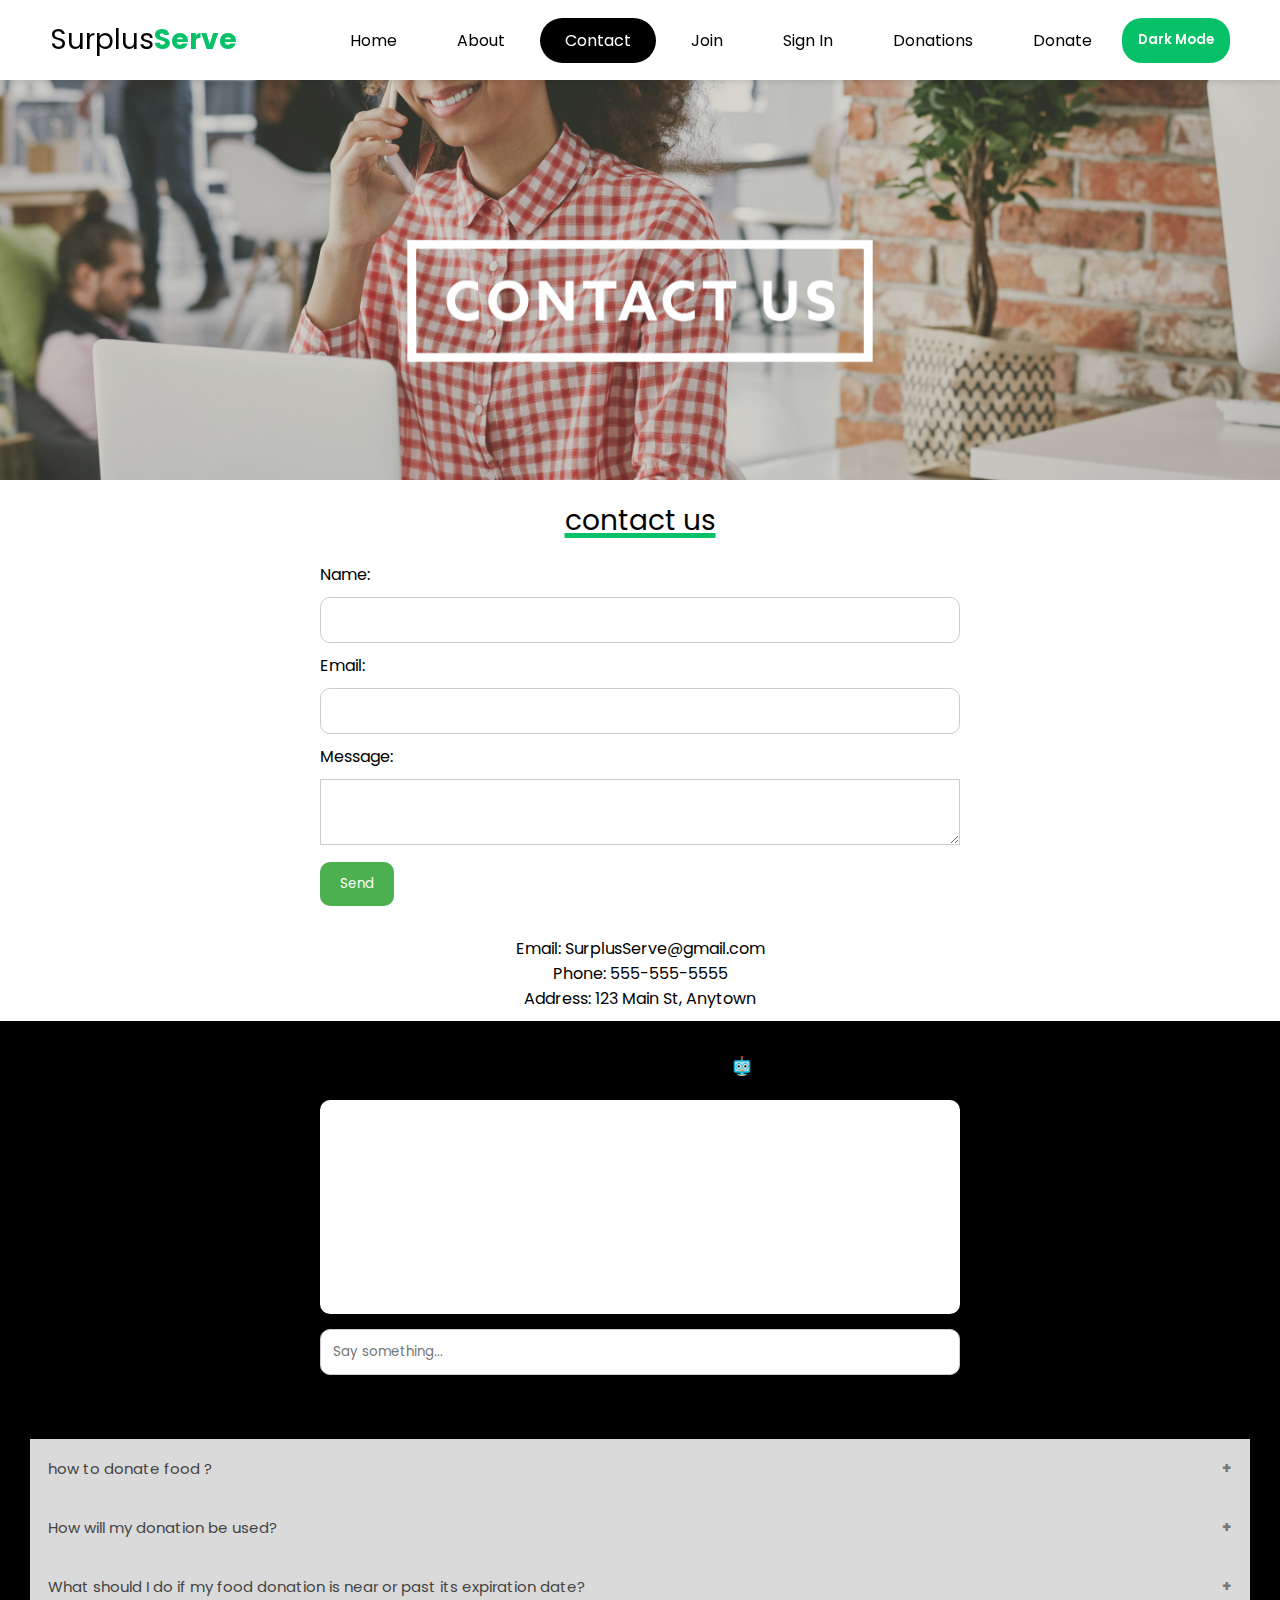
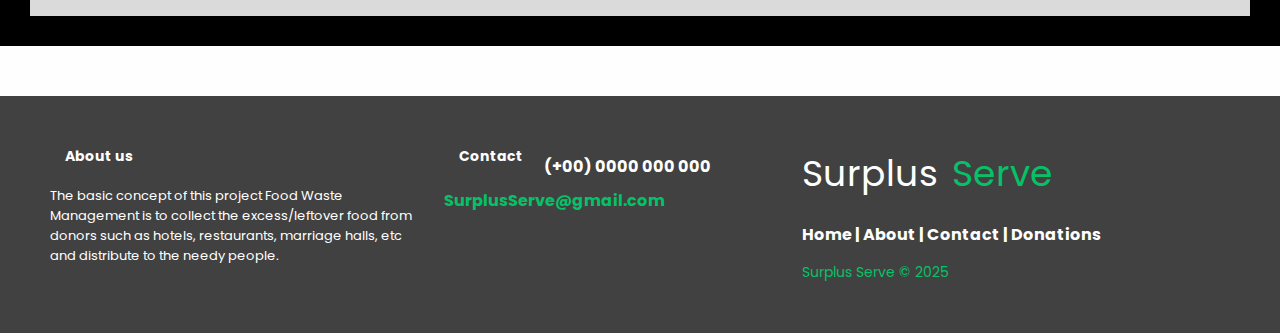
<file: contact.html>
<!DOCTYPE html>
<html>

<head>
	<meta charset="UTF-8">
    <meta http-equiv="X-UA-Compatible" content="IE=edge">
    <meta name="viewport" content="width=device-width, initial-scale=1.0">
    <title>Document</title>
    <link rel="stylesheet" href="home.css">
   
	<link rel="stylesheet" href="chatbot.css">
	 

</head>


<body>
	<header>
        <div class="logo">Surplus<b style="color: #06C167;">Serve</b></div>
        <div class="hamburger">
            <div class="line"></div>
            <div class="line"></div>
            <div class="line"></div>
        </div>
        <nav class="nav-bar">
            <ul>
    <li><a href="index.html">Home</a></li>
                <li><a href="about.html" >About</a></li>
                <li><a href="contact.html" class="active">Contact</a></li>
                <li><a href="index.html#roles">Join</a></li>
                <li><a href="signin.html">Sign In</a></li>
                <li><a href="donations.html">Donations</a></li>
                <li><a href="profile.html" id="profile-link" style="display: none;">Profile</a></li>
                <li><a href="fooddonate.html" class="donation-box">Donate</a></li>
                <button id="darkToggle" class="theme-toggle">
    🌙 Dark Mode
  </button>
    
  </ul>
    </header>
    <script>
        hamburger=document.querySelector(".hamburger");
        hamburger.onclick =function(){
            navBar=document.querySelector(".nav-bar");
            navBar.classList.toggle("active");
        }

        // Check if user is logged in and show profile link
        function checkLoginStatus() {
            const isLoggedIn = localStorage.getItem('isLoggedIn');
            const profileLink = document.getElementById('profile-link');
            
            if (isLoggedIn === 'true') {
                profileLink.style.display = 'block';
            } else {
                profileLink.style.display = 'none';
            }
        }

        // Run on page load
        document.addEventListener('DOMContentLoaded', function() {
            checkLoginStatus();
        });
         // Dark mode toggle with persistence and OS preference
  (function () {
    const toggle = document.getElementById('darkToggle');

    function apply(theme) {
      const dark = theme === 'dark';
      document.body.classList.toggle('dark-mode', dark);
      toggle.textContent = dark ? 'Light Mode' : 'Dark Mode';
    }

    // Initial theme: saved value or OS preference
    const saved = localStorage.getItem('theme');
    const preferred = window.matchMedia &&
      window.matchMedia('(prefers-color-scheme: dark)').matches ? 'dark' : 'light';
    apply(saved || preferred);

    // Click handler
    toggle.addEventListener('click', function () {
      const next = document.body.classList.contains('dark-mode') ? 'light' : 'dark';
      localStorage.setItem('theme', next);
      apply(next);
    });
  })();
    </script>
    <section class="cover" >
        
    </section>
	<p class="heading" style=" margin: 20px;">contact us </p>
    
     
	
   <!-- <h1 class="heading">Contact Us</h1>  -->
   <div class="contact-form"> 
    <form> <label for="name">Name:</label> 
     <input type="text" id="name" name="name">
     <br> <label for="email">Email:</label> 
     <input type="email" id="email" name="email">
     <br> <label for="message">Message:</label> <textarea id="message" name="message"></textarea>
     <br> 
     <input type="submit" value="Send"> 
    </form> 
   </div> 
   <div class="contact-info" style="padding: 10px;"> 
    <p>Email: SurplusServe@gmail.com</p> 
    <p>Phone: 555-555-5555</p> 
    <p>Address: 123 Main St, Anytown</p> 
   </div> 
 

  <div class="chatbot" style="padding: 30px; background-color:black;">
 <p style="font-size: 23px; text-align: center;">chat bot support <img src="img/bot-mini.png" alt=""height="20"></p>
 <!-- <img src="chitti.jpeg" alt="Robot cartoon" height="300vh"> -->
	
 <div id="container" class="container">
    

		<div id="chat" class="chat">
			<div id="messages" class="messages"></div>
			<input id="input" type="text" placeholder="Say something..." autocomplete="off" />
		</div>
       
	</div>
	    <div class="help">
    <p style="font-size: 23px; text-align: center; padding:10px;">Help & FAQs?</p>

<button class="accordion">how to donate food ?</button>
<div class="panel">
  <p>1)click on <a href="SurplusServe.html">donate</a> in home page </p>
  <p>2)fill the details </p>
  <p>3)click on submit</p>
 <img src="img/mobile.jpg" alt="" width="100%">
</div>

<button class="accordion">How will my donation be used?</button>
<div class="panel">
  <p style="padding: 10px;"> Your donation will be used to support our mission and the various programs and initiatives that we have in place. Your donation will help us to continue providing assistance and support to those in need. You can find more information about our programs and initiatives on our website. If you have any specific questions or concerns, please feel free to contact us</p>
</div>

<button class="accordion">What should I do if my food donation is near or past its expiration date?</button>
<div class="panel">
  <p style="padding: 10px;">We appreciate your willingness to donate, but to ensure the safety of our clients we can't accept food that is near or past its expiration date. We recommend checking expiration dates before making a donation or contact us for further guidance</p>
  
</div>
  </div>
  </div>
  <!-- <div class="img">
    <img src="chitti.jpg" alt="Robot cartoon" height="300" width="400">
    </div>  -->
    
  <!-- Footer -->
  <footer class="footer">
    <div class="footer-left col-md-4 col-sm-6">
      <p class="about">
        <span> About us</span> The basic concept of this project Food Waste Management is to collect the excess/leftover food from donors such as hotels, restaurants, marriage halls, etc and distribute to the needy people.
      </p>
    </div>
    <div class="footer-center col-md-10 col-sm-6">
      <p>
        <p><span> Contact</span></p>
      </p>
      <p> (+00) 0000 000 000</p>
      <p><a href="#"> SurplusServe@gmail.com</a></p>
      <div class="sociallist">
        <ul class="social">
        </ul>
      </div>
    </div>
    <div class="footer-right col-md-4 col-sm-6">
      <h2>Surplus<span>Serve</span></h2>
      <p class="menu">
        <a href="index.html"> Home</a> |
        <a href="about.html"> About</a> |
        <a href="contact.html"> Contact</a> |
        <a href="donations.html"> Donations</a>
      </p>
      <p class="name"> Surplus Serve &copy; 2025</p>
    </div>
  </footer>
    
</body>
<script type="text/javascript" src="chatbot.js" ></script>
<script type="text/javascript" src="constants.js" ></script>
<script type="text/javascript" src="speech.js" ></script>
	<script>
    var acc = document.getElementsByClassName("accordion");
    var i;
    
    for (i = 0; i < acc.length; i++) {
      acc[i].addEventListener("click", function() {
        this.classList.toggle("active");
        var panel = this.nextElementSibling;
        if (panel.style.maxHeight) {
          panel.style.maxHeight = null;
        } else {
          panel.style.maxHeight = panel.scrollHeight + "px";
        } 
      });
    }
    </script>

</html>
</file>
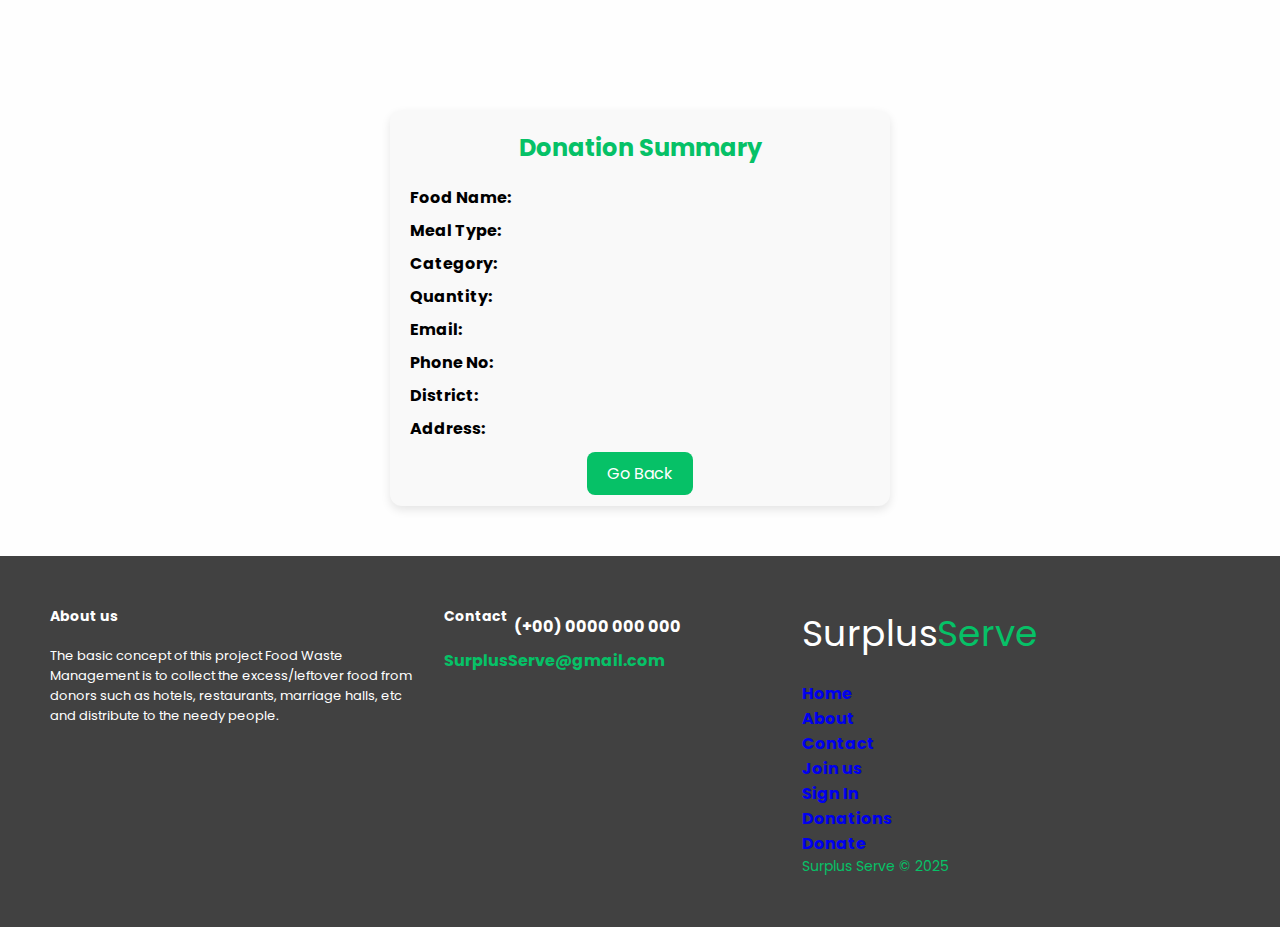
<file: contact1.html>
<!DOCTYPE html>
<html lang="en">
<head>
    <meta charset="UTF-8">
    <meta name="viewport" content="width=device-width, initial-scale=1.0">
    <title>Submitted Info</title>
    <link rel="stylesheet" href="loginstyle.css">
    <style>
        .summary {
            background: #f9f9f9;
            padding: 20px;
            border-radius: 12px;
            max-width: 500px;
            margin: 30px auto;
            box-shadow: 0px 4px 10px rgba(0,0,0,0.1);
        }
        .summary h2 {
            color: #06C167;
            text-align: center;
            margin-bottom: 20px;
        }
        .summary p {
            font-size: 16px;
            margin: 8px 0;
        }
        .back-btn {
            display: block;
            text-align: center;
            margin-top: 20px;
        }
        .back-btn a {
            padding: 10px 20px;
            background: #06C167;
            color: white;
            text-decoration: none;
            border-radius: 8px;
        }
    </style>
</head>
<body style="font-family: 'Poppins', sans-serif;">

    <div class="summary">
        <h2>Donation Summary</h2>
        <p><b>Food Name:</b> <span id="foodname"></span></p>
        <p><b>Meal Type:</b> <span id="meal"></span></p>
        <p><b>Category:</b> <span id="category"></span></p>
        <p><b>Quantity:</b> <span id="quantity"></span></p>
        <p><b>Email:</b> <span id="email"></span></p>
        <p><b>Phone No:</b> <span id="phoneno"></span></p>
        <p><b>District:</b> <span id="district"></span></p>
        <p><b>Address:</b> <span id="address"></span></p>

        <div class="back-btn">
            <a href="fooddonate.html">Go Back</a>
        </div>
    </div>

    <script>
        // Fill data from localStorage
        document.getElementById("foodname").innerText = localStorage.getItem("foodname");
        document.getElementById("meal").innerText = localStorage.getItem("meal");
        document.getElementById("category").innerText = localStorage.getItem("category");
        document.getElementById("quantity").innerText = localStorage.getItem("quantity");
        document.getElementById("email").innerText = localStorage.getItem("email");
        document.getElementById("phoneno").innerText = localStorage.getItem("phoneno");
        document.getElementById("district").innerText = localStorage.getItem("district");
        document.getElementById("address").innerText = localStorage.getItem("address");
    </script>

    <!-- Footer -->
    <footer class="footer">
      <div class="footer-left col-md-4 col-sm-6">
        <p class="about">
          <span> About us</span> The basic concept of this project Food Waste Management is to collect the excess/leftover food from donors such as hotels, restaurants, marriage halls, etc and distribute to the needy people.
        </p>
      </div>
      <div class="footer-center col-md-10 col-sm-6">
        <p>
          <p><span> Contact</span></p>
        </p>
        <p> (+00) 0000 000 000</p>
        <p><a href="#"> SurplusServe@gmail.com</a></p>
        <div class="sociallist">
          <ul class="social">
          </ul>
        </div>
      </div>
      <div class="footer-right col-md-4 col-sm-6">
        <h2>Surplus<span>Serve</span></h2>
        <p class="menu">
          <ul>
                <li><a href="index.html">Home</a></li>
                <li><a href="about.html">About</a></li>
                <li><a href="contact.html">Contact</a></li>
                <li><a href="index.html#roles">Join us</a></li>
                <li><a href="signin.html">Sign In</a></li>
                <li><a href="donations.html">Donations</a></li>
                <li><a href="profile.html" id="profile-link" style="display: none;">Profile</a></li>
                <li><a href="fooddonate.html" class="donation-box">Donate</a></li>
            </ul>
        </p>
        <p class="name"> Surplus Serve &copy; 2025</p>
      </div>
    </footer>
</body>
</html>
</file>
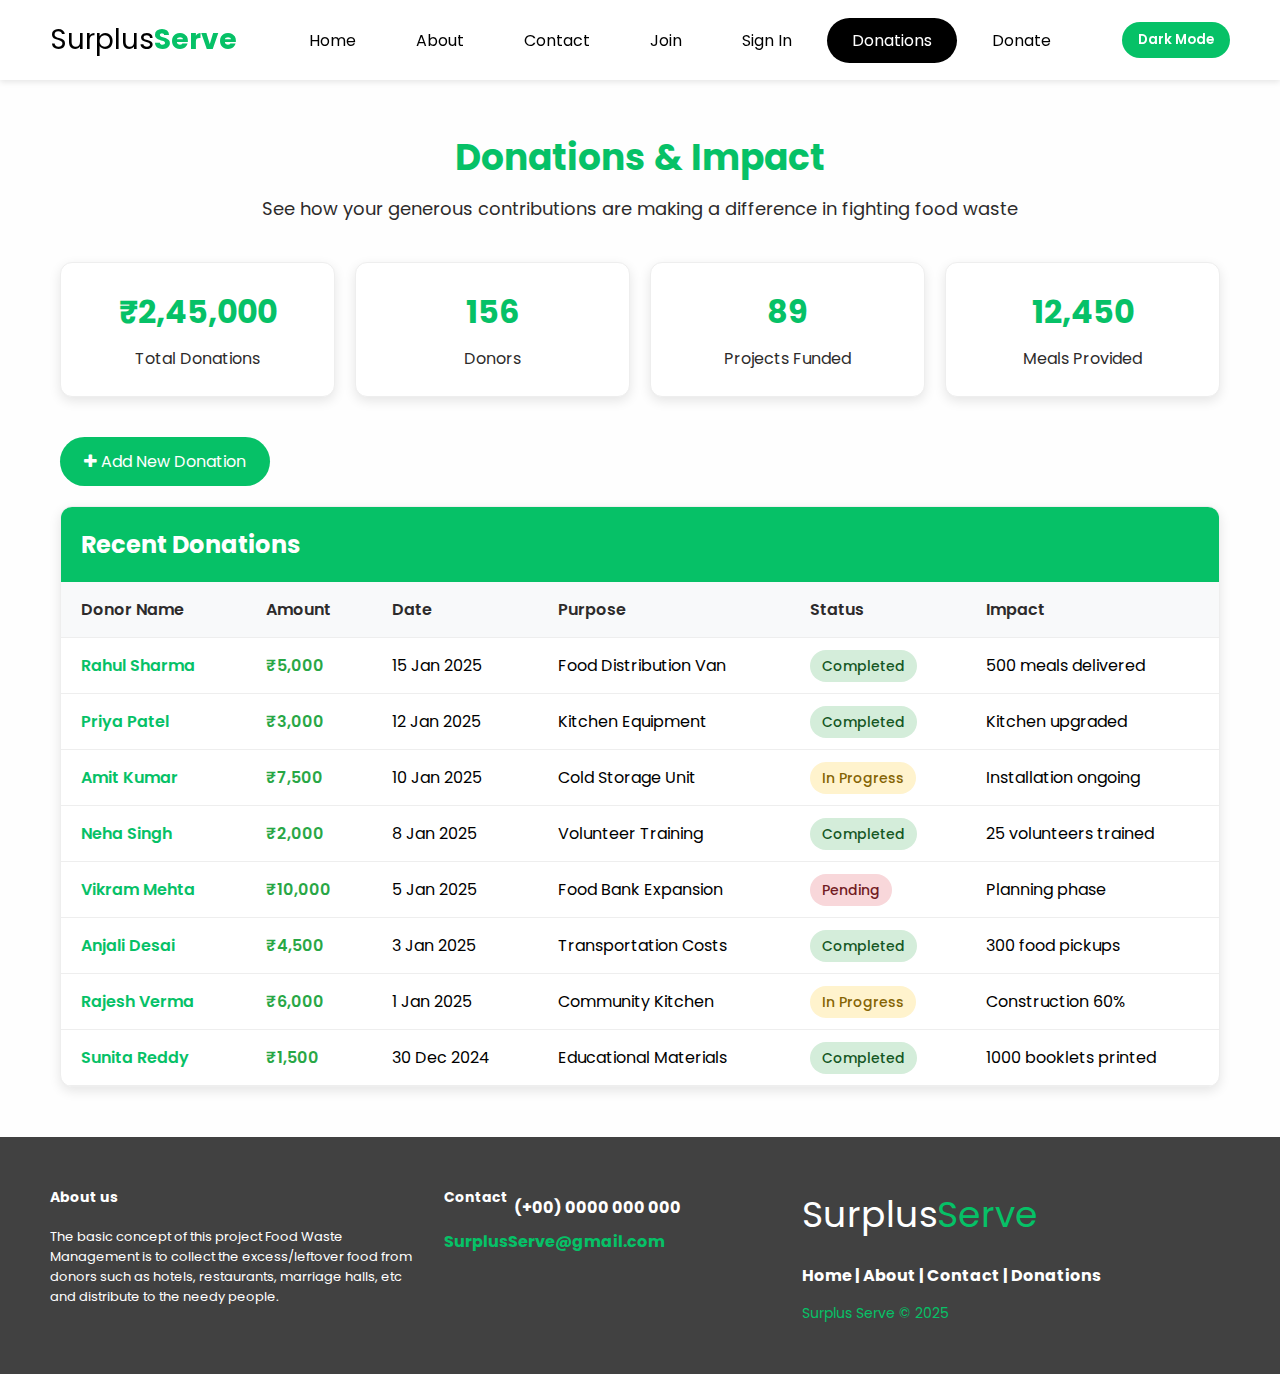
<file: donations.html>
<!DOCTYPE html>
<html lang="en">
<head>
    <meta charset="UTF-8">
    <meta http-equiv="X-UA-Compatible" content="IE=edge">
    <meta name="viewport" content="width=device-width, initial-scale=1.0">
    <title>Donations - SurplusServe</title>
    <link rel="stylesheet" href="home.css">
    <link rel="stylesheet" href="https://cdnjs.cloudflare.com/ajax/libs/font-awesome/4.7.0/css/font-awesome.min.css">
    <style>
        .donations-container {
            max-width: 1200px;
            margin: 50px auto;
            padding: 0 20px;
        }
        
        .donations-header {
            text-align: center;
            margin-bottom: 40px;
        }
        
        .donations-header h1 {
            font-size: 36px;
            color: var(--green);
            margin-bottom: 10px;
        }
        
        .donations-header p {
            font-size: 18px;
            color: #2d2b2b;
        }
        
        .donations-stats {
            display: grid;
            grid-template-columns: repeat(auto-fit, minmax(250px, 1fr));
            gap: 20px;
            margin-bottom: 40px;
        }
        
        .stat-card {
            background: white;
            padding: 25px;
            border-radius: 12px;
            text-align: center;
            box-shadow: 0 4px 12px rgba(0,0,0,0.1);
            border: 1px solid #eee;
        }
        
        .stat-card h3 {
            font-size: 32px;
            color: var(--green);
            margin-bottom: 10px;
        }
        
        .stat-card p {
            color: #2d2b2b;
            font-size: 16px;
        }
        
        .donations-table {
            background: white;
            border-radius: 12px;
            overflow: hidden;
            box-shadow: 0 4px 12px rgba(0,0,0,0.1);
            border: 1px solid #eee;
        }
        
        .table-header {
            background: var(--green);
            color: white;
            padding: 20px;
        }
        
        .table-header h2 {
            margin: 0;
            font-size: 24px;
        }
        
        .table-container {
            overflow-x: auto;
        }
        
        table {
            width: 100%;
            border-collapse: collapse;
        }
        
        th, td {
            padding: 15px 20px;
            text-align: left;
            border-bottom: 1px solid #eee;
        }
        
        th {
            background: #f8f9fa;
            font-weight: 600;
            color: #2d2b2b;
        }
        
        tr:hover {
            background: #f8f9fa;
        }
        
        .donor-name {
            font-weight: 600;
            color: var(--green);
        }
        
        .amount {
            font-weight: 600;
            color: #28a745;
        }
        
        .status {
            padding: 6px 12px;
            border-radius: 20px;
            font-size: 14px;
            font-weight: 500;
        }
        
        .status.completed {
            background: #d4edda;
            color: #155724;
        }
        
        .status.in-progress {
            background: #fff3cd;
            color: #856404;
        }
        
        .status.pending {
            background: #f8d7da;
            color: #721c24;
        }
        
        .add-donation-btn {
            background: var(--green);
            color: white;
            border: none;
            padding: 12px 24px;
            border-radius: 25px;
            font-size: 16px;
            cursor: pointer;
            transition: background-color 0.3s;
            margin-bottom: 20px;
        }
        
        .add-donation-btn:hover {
            background: #049a4e;
        }
        
        @media (max-width: 768px) {
            .donations-container {
                margin: 20px auto;
                padding: 0 15px;
            }
            
            .donations-header h1 {
                font-size: 28px;
            }
            
            .stat-card {
                padding: 20px;
            }
            
            .stat-card h3 {
                font-size: 24px;
            }
            
            th, td {
                padding: 10px 15px;
                font-size: 14px;
            }
        }
    </style>
</head>
<body>
    <header>
        <div class="logo">Surplus<b style="color: #06C167;">Serve</b></div>
        
        <div class="hamburger">
            <div class="line"></div>
            <div class="line"></div>
            <div class="line"></div>
        </div>
        <nav class="nav-bar">
            <ul>
                <li><a href="index.html">Home</a></li>
                <li><a href="about.html">About</a></li>
                <li><a href="contact.html" >Contact</a></li>
                <li><a href="index.html#roles">Join</a></li>
                <li><a href="signin.html">Sign In</a></li>
                <li><a href="donations.html" class="active">Donations</a></li>
                <li><a href="profile.html" id="profile-link" style="display: none;">Profile</a></li>
                <li><a href="fooddonate.html" class="donation-box">Donate</a></li>
            </ul>
        </nav>
        <button id="darkToggle" class="theme-toggle">
    🌙 Dark Mode
  </button>
    </header>
     <script>
        hamburger=document.querySelector(".hamburger");
        hamburger.onclick =function(){
            navBar=document.querySelector(".nav-bar");
            navBar.classList.toggle("active");
        }

        // Check if user is logged in and show profile link
        function checkLoginStatus() {
            const isLoggedIn = localStorage.getItem('isLoggedIn');
            const profileLink = document.getElementById('profile-link');
            
            if (isLoggedIn === 'true') {
                profileLink.style.display = 'block';
            } else {
                profileLink.style.display = 'none';
            }
        }

        // Run on page load
        document.addEventListener('DOMContentLoaded', function() {
            checkLoginStatus();
        });
         // Dark mode toggle with persistence and OS preference
  (function () {
    const toggle = document.getElementById('darkToggle');

    function apply(theme) {
      const dark = theme === 'dark';
      document.body.classList.toggle('dark-mode', dark);
      toggle.textContent = dark ? 'Light Mode' : 'Dark Mode';
    }

    // Initial theme: saved value or OS preference
    const saved = localStorage.getItem('theme');
    const preferred = window.matchMedia &&
      window.matchMedia('(prefers-color-scheme: dark)').matches ? 'dark' : 'light';
    apply(saved || preferred);

    // Click handler
    toggle.addEventListener('click', function () {
      const next = document.body.classList.contains('dark-mode') ? 'light' : 'dark';
      localStorage.setItem('theme', next);
      apply(next);
    });
  })();
    </script>
    <div class="donations-container">
        <div class="donations-header">
            <h1>Donations & Impact</h1>
            <p>See how your generous contributions are making a difference in fighting food waste</p>
        </div>

        <div class="donations-stats">
            <div class="stat-card">
                <h3>₹2,45,000</h3>
                <p>Total Donations</p>
            </div>
            <div class="stat-card">
                <h3>156</h3>
                <p>Donors</p>
            </div>
            <div class="stat-card">
                <h3>89</h3>
                <p>Projects Funded</p>
            </div>
            <div class="stat-card">
                <h3>12,450</h3>
                <p>Meals Provided</p>
            </div>
        </div>

        <button class="add-donation-btn" onclick="openDonationForm()">
            <i class="fa fa-plus"></i> Add New Donation
        </button>

        <div class="donations-table">
            <div class="table-header">
                <h2>Recent Donations</h2>
            </div>
            <div class="table-container">
                <table>
                    <thead>
                        <tr>
                            <th>Donor Name</th>
                            <th>Amount</th>
                            <th>Date</th>
                            <th>Purpose</th>
                            <th>Status</th>
                            <th>Impact</th>
                        </tr>
                    </thead>
                    <tbody>
                        <tr>
                            <td class="donor-name">Rahul Sharma</td>
                            <td class="amount">₹5,000</td>
                            <td>15 Jan 2025</td>
                            <td>Food Distribution Van</td>
                            <td><span class="status completed">Completed</span></td>
                            <td>500 meals delivered</td>
                        </tr>
                        <tr>
                            <td class="donor-name">Priya Patel</td>
                            <td class="amount">₹3,000</td>
                            <td>12 Jan 2025</td>
                            <td>Kitchen Equipment</td>
                            <td><span class="status completed">Completed</span></td>
                            <td>Kitchen upgraded</td>
                        </tr>
                        <tr>
                            <td class="donor-name">Amit Kumar</td>
                            <td class="amount">₹7,500</td>
                            <td>10 Jan 2025</td>
                            <td>Cold Storage Unit</td>
                            <td><span class="status in-progress">In Progress</span></td>
                            <td>Installation ongoing</td>
                        </tr>
                        <tr>
                            <td class="donor-name">Neha Singh</td>
                            <td class="amount">₹2,000</td>
                            <td>8 Jan 2025</td>
                            <td>Volunteer Training</td>
                            <td><span class="status completed">Completed</span></td>
                            <td>25 volunteers trained</td>
                        </tr>
                        <tr>
                            <td class="donor-name">Vikram Mehta</td>
                            <td class="amount">₹10,000</td>
                            <td>5 Jan 2025</td>
                            <td>Food Bank Expansion</td>
                            <td><span class="status pending">Pending</span></td>
                            <td>Planning phase</td>
                        </tr>
                        <tr>
                            <td class="donor-name">Anjali Desai</td>
                            <td class="amount">₹4,500</td>
                            <td>3 Jan 2025</td>
                            <td>Transportation Costs</td>
                            <td><span class="status completed">Completed</span></td>
                            <td>300 food pickups</td>
                        </tr>
                        <tr>
                            <td class="donor-name">Rajesh Verma</td>
                            <td class="amount">₹6,000</td>
                            <td>1 Jan 2025</td>
                            <td>Community Kitchen</td>
                            <td><span class="status in-progress">In Progress</span></td>
                            <td>Construction 60%</td>
                        </tr>
                        <tr>
                            <td class="donor-name">Sunita Reddy</td>
                            <td class="amount">₹1,500</td>
                            <td>30 Dec 2024</td>
                            <td>Educational Materials</td>
                            <td><span class="status completed">Completed</span></td>
                            <td>1000 booklets printed</td>
                        </tr>
                    </tbody>
                </table>
            </div>
        </div>
    </div>

    <!-- Donation Form Modal -->
    <div id="donationModal" class="form-popup" style="display: none;">
        <h3>Add New Donation</h3>
        <input type="text" placeholder="Donor Name" id="donor-name">
        <input type="number" placeholder="Amount (₹)" id="donation-amount">
        <input type="text" placeholder="Purpose/Project" id="donation-purpose">
        <select id="donation-status">
            <option value="pending">Pending</option>
            <option value="in-progress">In Progress</option>
            <option value="completed">Completed</option>
        </select>
        <textarea placeholder="Expected Impact" rows="3" id="donation-impact"></textarea>
        <button onclick="submitDonation()">Submit Donation</button>
        <button class="close-btn" onclick="closeDonationForm()">Close</button>
    </div>

    <!-- JS -->
    <script>
        // Navbar toggle
        document.querySelector(".hamburger").onclick = function(){
            document.querySelector(".nav-bar").classList.toggle("active");
        }

        // Donation form functions
        function openDonationForm() {
            document.getElementById("donationModal").style.display = "block";
        }

        function closeDonationForm() {
            document.getElementById("donationModal").style.display = "none";
        }

        function submitDonation() {
            const donorName = document.getElementById('donor-name').value;
            const amount = document.getElementById('donation-amount').value;
            const purpose = document.getElementById('donation-purpose').value;
            const status = document.getElementById('donation-status').value;
            const impact = document.getElementById('donation-impact').value;
            
            if (!donorName || !amount || !purpose || !impact) {
                alert('Please fill in all fields');
                return;
            }
            
            alert('Thank you! The donation has been recorded successfully.');
            closeDonationForm();
            
            // Clear form
            document.getElementById('donor-name').value = '';
            document.getElementById('donation-amount').value = '';
            document.getElementById('donation-purpose').value = '';
            document.getElementById('donation-status').value = 'pending';
            document.getElementById('donation-impact').value = '';
        }
    </script>

    <!-- Footer -->
    <footer class="footer">
      <div class="footer-left col-md-4 col-sm-6">
        <p class="about">
          <span> About us</span> The basic concept of this project Food Waste Management is to collect the excess/leftover food from donors such as hotels, restaurants, marriage halls, etc and distribute to the needy people.
        </p>
      </div>
      <div class="footer-center col-md-10 col-sm-6">
        <p>
          <p><span> Contact</span></p>
        </p>
        <p> (+00) 0000 000 000</p>
        <p><a href="#"> SurplusServe@gmail.com</a></p>
        <div class="sociallist">
          <ul class="social">
          </ul>
        </div>
      </div>
      <div class="footer-right col-md-4 col-sm-6">
        <h2>Surplus<span>Serve</span></h2>
        <p class="menu">
          <a href="index.html"> Home</a> |
          <a href="about.html"> About</a> |
          <a href="contact.html"> Contact</a> |
          <a href="donations.html"> Donations</a>
        </p>
        <p class="name"> Surplus Serve &copy; 2025</p>
      </div>
    </footer>
</body>
</html>
</file>
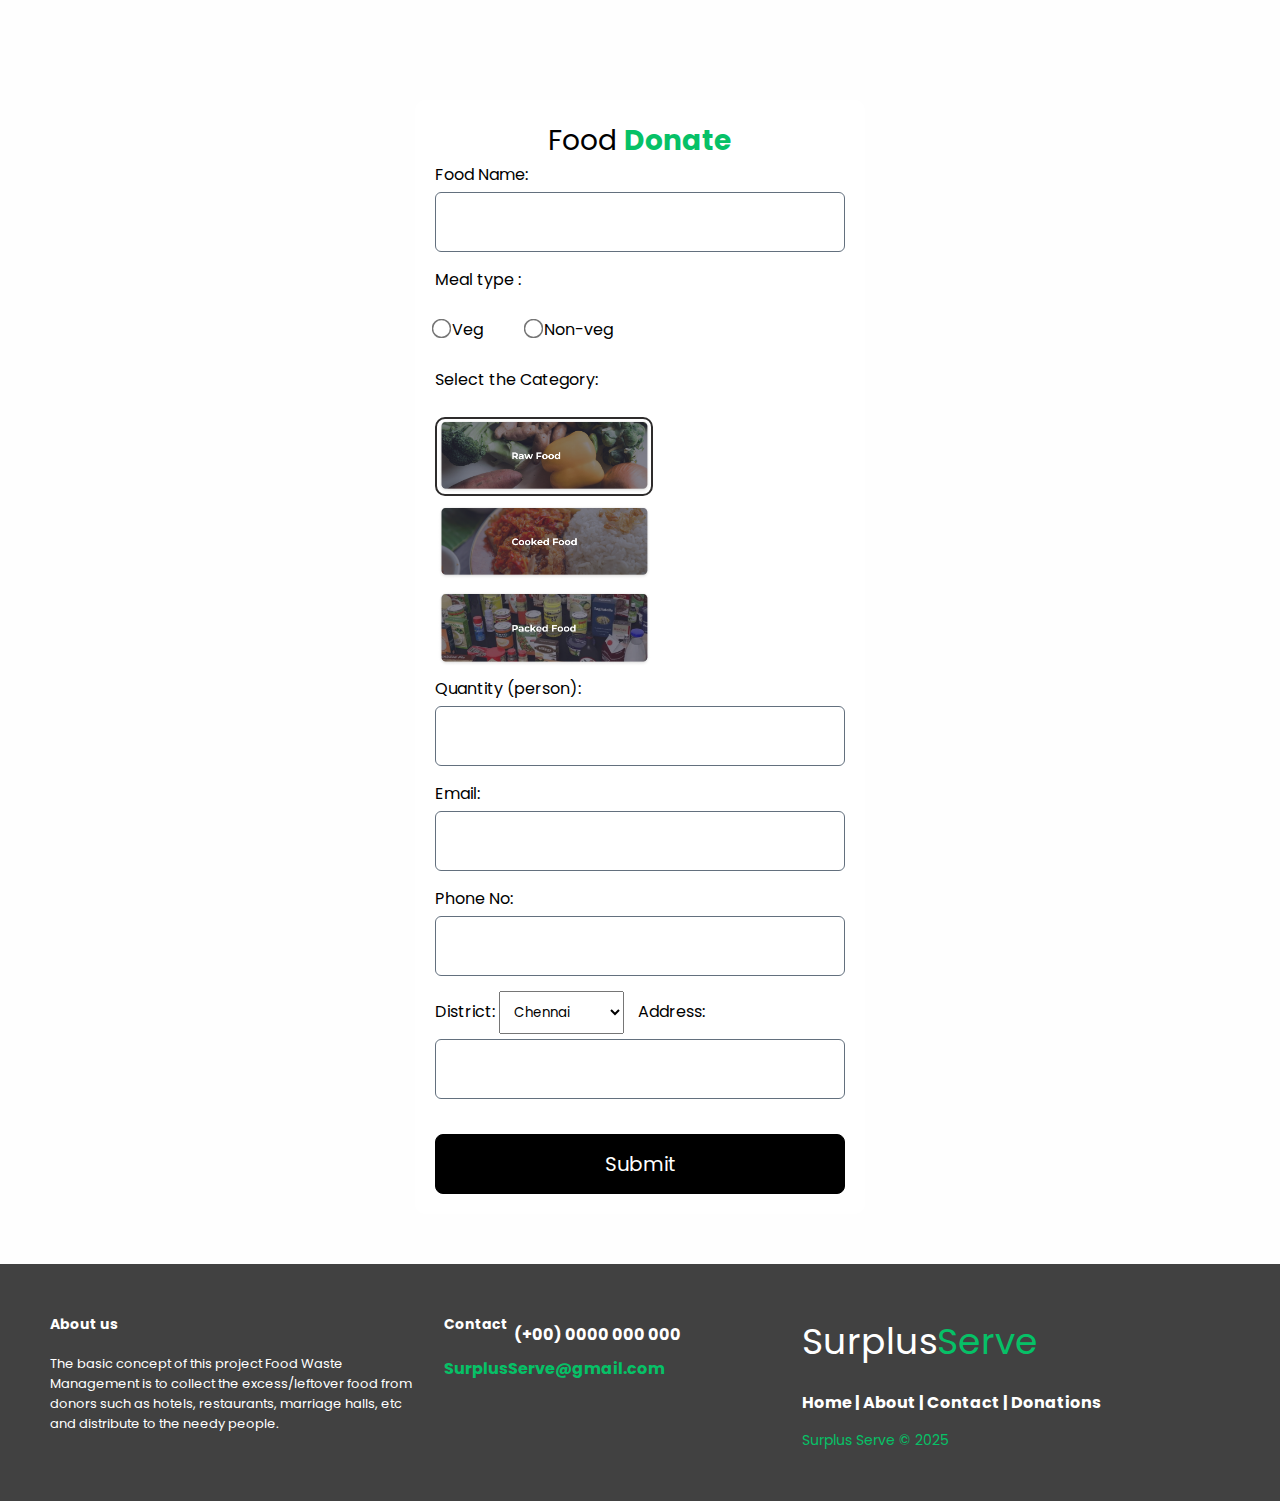
<file: fooddonate.html>
<!DOCTYPE html>
<html lang="en">
<head>
    <meta charset="UTF-8">
    <meta name="viewport" content="width=device-width, initial-scale=1.0">
    <title>Food Donate</title>
    <link rel="stylesheet" href="loginstyle.css">
</head>
<body style="font-family: 'Poppins', sans-serif;">
    <div class="container">
        <div class="regform">
            <form id="donationForm">
                <p class="logo">Food <b style="color: #06C167;">Donate</b></p>

                <div class="input">
                    <label for="foodname"> Food Name:</label>
                    <input type="text" id="foodname" name="foodname" required>
                </div>

                <div class="radio">
                    <label>Meal type :</label><br><br>
                    <input type="radio" name="meal" id="veg" value="Veg">
                    <label for="veg" style="padding-right: 40px;">Veg</label>
                    <input type="radio" name="meal" id="Non-veg" value="Non-veg">
                    <label for="Non-veg">Non-veg</label>
                </div>

                <br>
                <div class="input">
                    <label for="food">Select the Category:</label>
                    <br><br>
                    <div class="image-radio-group">
                        <input type="radio" id="raw-food" name="image-choice" value="Raw Food" checked>
                        <label for="raw-food">
                            <img src="img/raw-food.png" alt="raw-food">
                        </label>
                        <input type="radio" id="cooked-food" name="image-choice" value="Cooked Food">
                        <label for="cooked-food">
                            <img src="img/cooked-food.png" alt="cooked-food">
                        </label>
                        <input type="radio" id="packed-food" name="image-choice" value="Packed Food">
                        <label for="packed-food">
                            <img src="img/packed-food.png" alt="packed-food">
                        </label>
                    </div>
                </div>

                <div class="input">
                    <label for="quantity">Quantity (person):</label>
                    <input type="text" id="quantity" name="quantity" required>
                </div>

                <div class="input">
                    <div>
                        <label for="email">Email:</label>
                        <input type="email" id="email" name="email" required>
                    </div>
                    <div>
                        <label for="phoneno">Phone No:</label>
                        <input type="text" id="phoneno" name="phoneno" required>
                    </div>
                </div>

                <div class="input">
                    <label for="district">District:</label>
                    <select id="district" name="district" style="padding:10px;">
                        <option value="Chennai">Chennai</option>
                        <option value="Coimbatore">Coimbatore</option>
                        <option value="Madurai">Madurai</option>
                        <option value="Madurai">Delhi</option>
                    </select> 

                    <label for="address" style="padding-left: 10px;">Address:</label>
                    <input type="text" id="address" name="address" required>
                </div>

                <div class="btn">
                    <button type="submit">Submit</button>
                </div>
            </form>
        </div>
    </div>

    <script>
document.addEventListener("DOMContentLoaded", function () {
  // Donation form submit handler
  const donationForm = document.getElementById("donationForm");
  if (donationForm) {
    donationForm.addEventListener("submit", function (event) {
      event.preventDefault();

      // Save form data in localStorage
      localStorage.setItem("foodname", document.getElementById("foodname").value);
      localStorage.setItem("meal", document.querySelector('input[name="meal"]:checked')?.value || "");
      localStorage.setItem("category", document.querySelector('input[name="image-choice"]:checked')?.value || "");
      localStorage.setItem("quantity", document.getElementById("quantity").value);
      localStorage.setItem("email", document.getElementById("email").value);
      localStorage.setItem("phoneno", document.getElementById("phoneno").value);
      localStorage.setItem("district", document.getElementById("district").value);
      localStorage.setItem("address", document.getElementById("address").value);

      // Redirect
      window.location.href = "contact1.html";
    });
  }

  // Hamburger menu
  const hamburger = document.querySelector(".hamburger");
  if (hamburger) {
    hamburger.onclick = function () {
      const navBar = document.querySelector(".nav-bar");
      navBar.classList.toggle("active");
    };
  }

  // Check login status
  function checkLoginStatus() {
    const isLoggedIn = localStorage.getItem("isLoggedIn");
    const profileLink = document.getElementById("profile-link");
    if (profileLink) {
      profileLink.style.display = isLoggedIn === "true" ? "block" : "none";
    }
  }
  checkLoginStatus();

  // Dark mode toggle with persistence
  const toggle = document.getElementById("darkToggle");
  if (toggle) {
    function apply(theme) {
      const dark = theme === "dark";
      document.body.classList.toggle("dark-mode", dark);
      toggle.textContent = dark ? "Light Mode" : "Dark Mode";
    }

    // Initial theme
    const saved = localStorage.getItem("theme");
    const preferred =
      window.matchMedia &&
      window.matchMedia("(prefers-color-scheme: dark)").matches
        ? "dark"
        : "light";
    apply(saved || preferred);

    // Click handler
    toggle.addEventListener("click", function () {
      const next = document.body.classList.contains("dark-mode")
        ? "light"
        : "dark";
      localStorage.setItem("theme", next);
      apply(next);
    });
  }
});
</script>

    <!-- Footer -->
    <footer class="footer">
      <div class="footer-left col-md-4 col-sm-6">
        <p class="about">
          <span> About us</span> The basic concept of this project Food Waste Management is to collect the excess/leftover food from donors such as hotels, restaurants, marriage halls, etc and distribute to the needy people.
        </p>
      </div>
      <div class="footer-center col-md-10 col-sm-6">
        <p>
          <p><span> Contact</span></p>
        </p>
        <p> (+00) 0000 000 000</p>
        <p><a href="#"> SurplusServe@gmail.com</a></p>
        <div class="sociallist">
          <ul class="social">
          </ul>
        </div>
      </div>
      <div class="footer-right col-md-4 col-sm-6">
        <h2>Surplus<span>Serve</span></h2>
        <p class="menu">
          <a href="index.html"> Home</a> |
          <a href="about.html"> About</a> |
          <a href="contact.html"> Contact</a> |
          <a href="donations.html"> Donations</a>
        </p>
        <p class="name"> Surplus Serve &copy; 2025</p>
      </div>
    </footer>
</body>
</html>
</file>
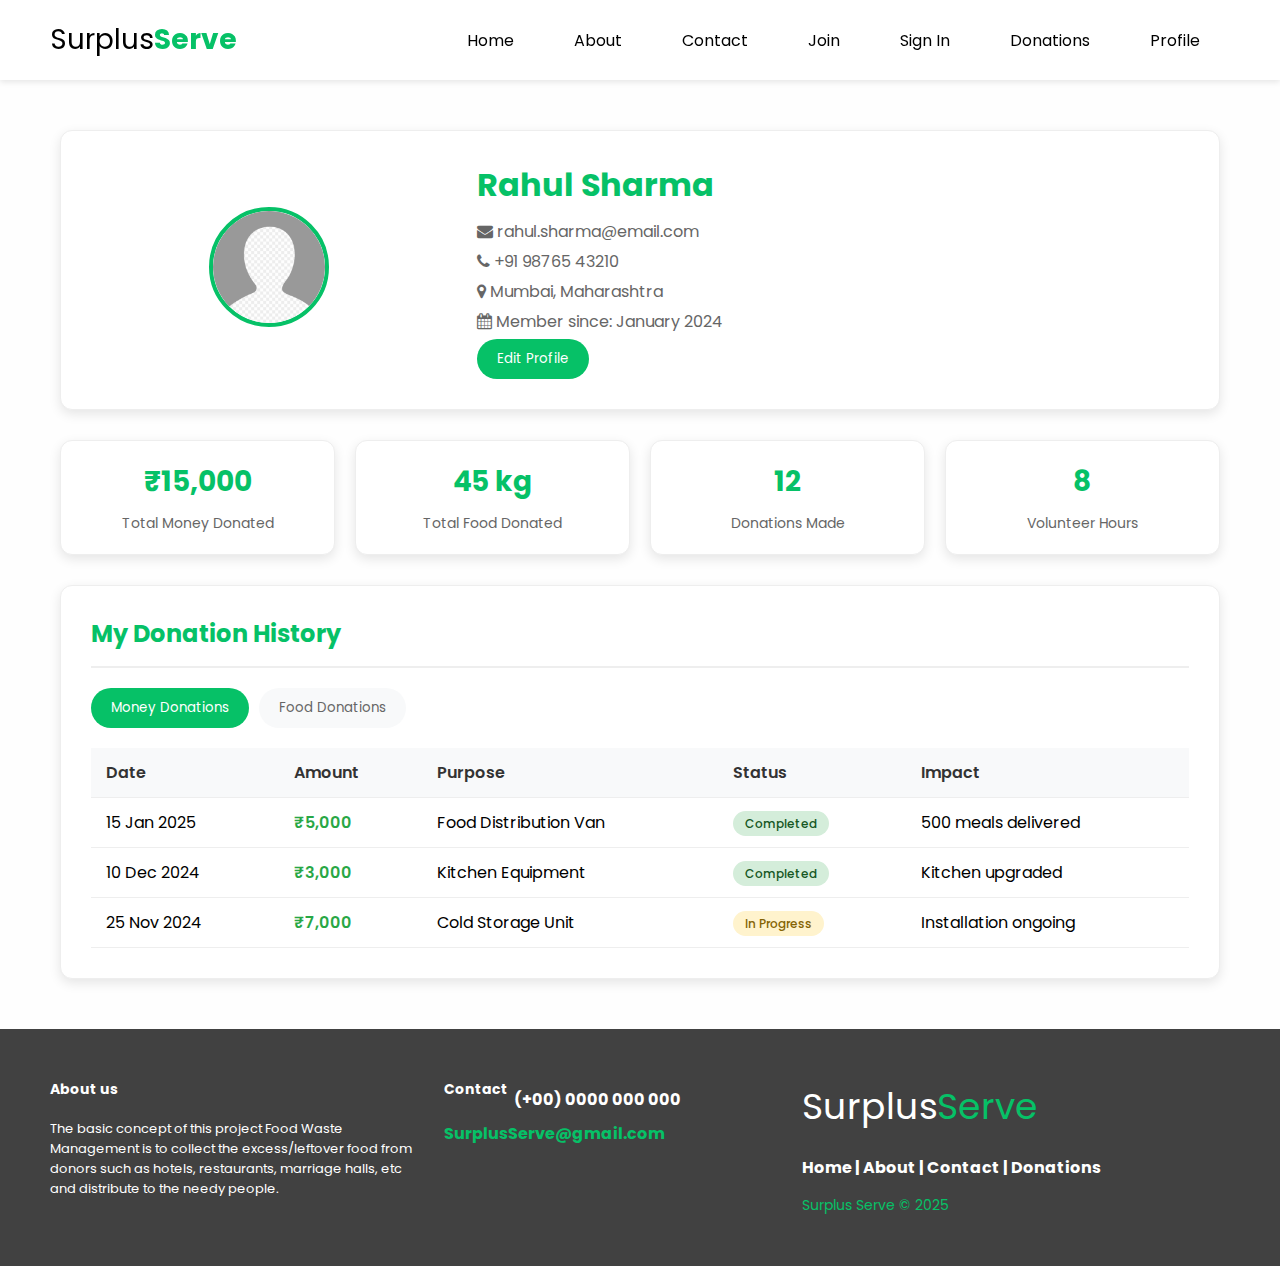
<file: profile.html>
<!DOCTYPE html>
<html lang="en">
<head>
    <meta charset="UTF-8">
    <meta http-equiv="X-UA-Compatible" content="IE=edge">
    <meta name="viewport" content="width=device-width, initial-scale=1.0">
    <title>Profile - SurplusServe</title>
    <link rel="stylesheet" href="home.css">
    <link rel="stylesheet" href="https://cdnjs.cloudflare.com/ajax/libs/font-awesome/4.7.0/css/font-awesome.min.css">
    <style>
        .profile-container {
            max-width: 1200px;
            margin: 50px auto;
            padding: 0 20px;
        }
        
        .profile-header {
            background: white;
            border-radius: 12px;
            padding: 30px;
            margin-bottom: 30px;
            box-shadow: 0 4px 12px rgba(0,0,0,0.1);
            border: 1px solid #eee;
        }
        
        .profile-info {
            display: grid;
            grid-template-columns: 1fr 2fr;
            gap: 30px;
            align-items: center;
        }
        
        .profile-avatar {
            text-align: center;
        }
        
        .profile-avatar img {
            width: 120px;
            height: 120px;
            border-radius: 50%;
            border: 4px solid var(--green);
        }
        
        .profile-details h1 {
            color: var(--green);
            margin-bottom: 10px;
        }
        
        .profile-details p {
            color: #666;
            margin: 5px 0;
            font-size: 16px;
        }
        
        .profile-stats {
            display: grid;
            grid-template-columns: repeat(auto-fit, minmax(200px, 1fr));
            gap: 20px;
            margin-bottom: 30px;
        }
        
        .stat-card {
            background: white;
            padding: 20px;
            border-radius: 12px;
            text-align: center;
            box-shadow: 0 4px 12px rgba(0,0,0,0.1);
            border: 1px solid #eee;
        }
        
        .stat-card h3 {
            font-size: 28px;
            color: var(--green);
            margin-bottom: 10px;
        }
        
        .stat-card p {
            color: #666;
            font-size: 14px;
        }
        
        .donations-section {
            background: white;
            border-radius: 12px;
            padding: 30px;
            margin-bottom: 30px;
            box-shadow: 0 4px 12px rgba(0,0,0,0.1);
            border: 1px solid #eee;
        }
        
        .section-header {
            display: flex;
            justify-content: space-between;
            align-items: center;
            margin-bottom: 20px;
            padding-bottom: 15px;
            border-bottom: 2px solid #eee;
        }
        
        .section-header h2 {
            color: var(--green);
            margin: 0;
        }
        
        .donation-tabs {
            display: flex;
            gap: 10px;
            margin-bottom: 20px;
        }
        
        .tab-btn {
            padding: 10px 20px;
            border: none;
            background: #f8f9fa;
            color: #666;
            border-radius: 25px;
            cursor: pointer;
            transition: all 0.3s;
        }
        
        .tab-btn.active {
            background: var(--green);
            color: white;
        }
        
        .tab-content {
            display: none;
        }
        
        .tab-content.active {
            display: block;
        }
        
        .donation-table {
            width: 100%;
            border-collapse: collapse;
        }
        
        .donation-table th,
        .donation-table td {
            padding: 12px 15px;
            text-align: left;
            border-bottom: 1px solid #eee;
        }
        
        .donation-table th {
            background: #f8f9fa;
            font-weight: 600;
            color: #333;
        }
        
        .donation-table tr:hover {
            background: #f8f9fa;
        }
        
        .amount {
            font-weight: 600;
            color: #28a745;
        }
        
        .food-amount {
            font-weight: 600;
            color: #ff6b35;
        }
        
        .status {
            padding: 4px 12px;
            border-radius: 20px;
            font-size: 12px;
            font-weight: 500;
        }
        
        .status.completed {
            background: #d4edda;
            color: #155724;
        }
        
        .status.in-progress {
            background: #fff3cd;
            color: #856404;
        }
        
        .status.pending {
            background: #f8d7da;
            color: #721c24;
        }
        
        .edit-profile-btn {
            background: var(--green);
            color: white;
            border: none;
            padding: 10px 20px;
            border-radius: 25px;
            cursor: pointer;
            transition: background-color 0.3s;
        }
        
        .edit-profile-btn:hover {
            background: #049a4e;
        }
        
        @media (max-width: 768px) {
            .profile-info {
                grid-template-columns: 1fr;
                text-align: center;
            }
            
            .profile-stats {
                grid-template-columns: repeat(2, 1fr);
            }
            
            .donation-tabs {
                flex-direction: column;
            }
        }
    </style>
</head>
<body>
    <header>
        <div class="logo">Surplus<b style="color: #06C167;">Serve</b></div>
        
        <div class="hamburger">
            <div class="line"></div>
            <div class="line"></div>
            <div class="line"></div>
        </div>
        <nav class="nav-bar">
            <ul>
                <li><a href="index.html">Home</a></li>
                <li><a href="about.html">About</a></li>
                <li><a href="contact.html">Contact</a></li>
                <li><a href="index.html#roles">Join</a></li>
                <li><a href="signin.html">Sign In</a></li>
                <li><a href="donations.html">Donations</a></li>
                <li><a href="profile.html" >Profile</a></li>
            </ul>
        </nav>
    </header>

    <div class="profile-container">
        <div class="profile-header">
            <div class="profile-info">
                <div class="profile-avatar">
                    <img src="img/user.png" alt="Profile Picture">
                </div>
                <div class="profile-details">
                    <h1>Rahul Sharma</h1>
                    <p><i class="fa fa-envelope"></i> rahul.sharma@email.com</p>
                    <p><i class="fa fa-phone"></i> +91 98765 43210</p>
                    <p><i class="fa fa-map-marker"></i> Mumbai, Maharashtra</p>
                    <p><i class="fa fa-calendar"></i> Member since: January 2024</p>
                    <button class="edit-profile-btn">Edit Profile</button>
                </div>
            </div>
        </div>

        <div class="profile-stats">
            <div class="stat-card">
                <h3>₹15,000</h3>
                <p>Total Money Donated</p>
            </div>
            <div class="stat-card">
                <h3>45 kg</h3>
                <p>Total Food Donated</p>
            </div>
            <div class="stat-card">
                <h3>12</h3>
                <p>Donations Made</p>
            </div>
            <div class="stat-card">
                <h3>8</h3>
                <p>Volunteer Hours</p>
            </div>
        </div>

        <div class="donations-section">
            <div class="section-header">
                <h2>My Donation History</h2>
            </div>
            
            <div class="donation-tabs">
                <button class="tab-btn active" onclick="showTab('money')">Money Donations</button>
                <button class="tab-btn" onclick="showTab('food')">Food Donations</button>
            </div>

            <div id="money-tab" class="tab-content active">
                <table class="donation-table">
                    <thead>
                        <tr>
                            <th>Date</th>
                            <th>Amount</th>
                            <th>Purpose</th>
                            <th>Status</th>
                            <th>Impact</th>
                        </tr>
                    </thead>
                    <tbody>
                        <tr>
                            <td>15 Jan 2025</td>
                            <td class="amount">₹5,000</td>
                            <td>Food Distribution Van</td>
                            <td><span class="status completed">Completed</span></td>
                            <td>500 meals delivered</td>
                        </tr>
                        <tr>
                            <td>10 Dec 2024</td>
                            <td class="amount">₹3,000</td>
                            <td>Kitchen Equipment</td>
                            <td><span class="status completed">Completed</span></td>
                            <td>Kitchen upgraded</td>
                        </tr>
                        <tr>
                            <td>25 Nov 2024</td>
                            <td class="amount">₹7,000</td>
                            <td>Cold Storage Unit</td>
                            <td><span class="status in-progress">In Progress</span></td>
                            <td>Installation ongoing</td>
                        </tr>
                    </tbody>
                </table>
            </div>

            <div id="food-tab" class="tab-content">
                <table class="donation-table">
                    <thead>
                        <tr>
                            <th>Date</th>
                            <th>Food Type</th>
                            <th>Quantity</th>
                            <th>Pickup Location</th>
                            <th>Status</th>
                            <th>Impact</th>
                        </tr>
                    </thead>
                    <tbody>
                        <tr>
                            <td>20 Jan 2025</td>
                            <td>Cooked Meals</td>
                            <td class="food-amount">15 kg</td>
                            <td>Home Kitchen</td>
                            <td><span class="status completed">Completed</span></td>
                            <td>30 people fed</td>
                        </tr>
                        <tr>
                            <td>15 Jan 2025</td>
                            <td>Fresh Vegetables</td>
                            <td class="food-amount">8 kg</td>
                            <td>Local Market</td>
                            <td><span class="status completed">Completed</span></td>
                            <td>20 people fed</td>
                        </tr>
                        <tr>
                            <td>10 Jan 2025</td>
                            <td>Packaged Food</td>
                            <td class="food-amount">12 kg</td>
                            <td>Office Canteen</td>
                            <td><span class="status completed">Completed</span></td>
                            <td>25 people fed</td>
                        </tr>
                        <tr>
                            <td>5 Jan 2025</td>
                            <td>Bread & Pastries</td>
                            <td class="food-amount">10 kg</td>
                            <td>Bakery</td>
                            <td><span class="status in-progress">In Progress</td>
                            <td>Pickup scheduled</td>
                        </tr>
                    </tbody>
                </table>
            </div>
        </div>
    </div>

    <!-- Footer -->
    <footer class="footer">
      <div class="footer-left col-md-4 col-sm-6">
        <p class="about">
          <span> About us</span> The basic concept of this project Food Waste Management is to collect the excess/leftover food from donors such as hotels, restaurants, marriage halls, etc and distribute to the needy people.
        </p>
      </div>
      <div class="footer-center col-md-10 col-sm-6">
        <p>
          <p><span> Contact</span></p>
        </p>
        <p> (+00) 0000 000 000</p>
        <p><a href="#"> SurplusServe@gmail.com</a></p>
        <div class="sociallist">
          <ul class="social">
          </ul>
        </div>
      </div>
      <div class="footer-right col-md-4 col-sm-6">
        <h2>Surplus<span>Serve</span></h2>
        <p class="menu">
          <a href="index.html"> Home</a> |
          <a href="about.html"> About</a> |
          <a href="contact.html"> Contact</a> |
          <a href="donations.html"> Donations</a>
        </p>
        <p class="name"> Surplus Serve &copy; 2025</p>
      </div>
    </footer>

    <!-- JS -->
    <script>
        // Navbar toggle
        document.querySelector(".hamburger").onclick = function(){
            document.querySelector(".nav-bar").classList.toggle("active");
        }

        // Tab functionality
        function showTab(tabName) {
            // Hide all tab contents
            const tabContents = document.querySelectorAll('.tab-content');
            tabContents.forEach(content => content.classList.remove('active'));
            
            // Remove active class from all tab buttons
            const tabButtons = document.querySelectorAll('.tab-btn');
            tabButtons.forEach(btn => btn.classList.remove('active'));
            
            // Show selected tab content
            document.getElementById(tabName + '-tab').classList.add('active');
            
            // Add active class to clicked button
            event.target.classList.add('active');
        }
    </script>
</body>
</html>
</file>
<file: home.css>
@import url('https://fonts.googleapis.com/css2?family=Poppins:ital,wght@0,200;0,300;0,500;0,700;0,800;1,400;1,600&display=swap');
:root{
  --navcolor:white;
  --navfont:black;
  --green:#06C167;
  --box-shadow:0 .5rem 1rem rgba(0,0,0.1)
}
.video-container {
  position: relative;
  width: 100%;       /* full width */
  height: 100vh;     /* full viewport height */
  overflow: hidden;
}

#bg-video {
  position: absolute;
  top: 0;
  left: 0;
  width: 100%;
  height: 100%;
  object-fit: contain; /* ← show entire video */
  background: black;   /* optional: black bars for extra space */
  z-index: -1;
}
.theme-toggle {
  background: #06C167;  
  color: #fff;
  border: none;
  padding: 8px 16px;
  border-radius: 20px;
  cursor: pointer;
  font-weight: 600;
  transition: background 0.3s ease;
}

.theme-toggle:hover {
  background: #049a4e;
}

/* Dark mode version */
body.dark-mode .theme-toggle {
  background: #444;
  color: #fff;
}
body.dark-mode .theme-toggle:hover {
  background: #222;
}

#bg-video {
  position: absolute;
  top: 0;
  left: 0;
  min-width: 100%;
  min-height: 100%;
  object-fit: cover;
  z-index: -1; /* put behind text */
}

.content {
  position: relative;
  z-index: 1;
  color: white;
  text-align: center;
  top: 40%;
}


*{
  
  margin: 0;
  padding: 0;
  list-style: none;
  text-decoration: none;
  /* font-family:sans-serif; */
  box-sizing: border-box;
  font-family: 'Poppins', sans-serif;

}
body{
  background-color: #fefefe;
  padding-top: 80px; /* to prevent content being hidden behind fixed header */
}
/* navigation bar  */
header{
  width: 100%;
  height: 80px;
  background-color: var(--navcolor);
  display: flex;
  justify-content: space-between;
  align-items: center;       /* important: vertical centering */
  padding: 0 100px;          /* you can reduce on smaller screens */
  position: fixed;            /* keep header fixed */
  top: 0;
  left: 0;
  z-index: 1000;
  box-shadow: 0 2px 6px rgba(0,0,0,0.1);
}
.logo{
  font-size: 28px;
  color:var(--navfont);
}



.hamburger{
  display:none;
}
.nav-bar ul{
  display: flex;
}
.nav-bar ul li a{
   display: block;
   color: var(--navfont);
   font-size: 16px ;
   padding:10px 25px;
   border-radius: 50px;
   transition: 0.2s;
   margin: 0 5px;

}
.nav-bar ul li a:hover{
  color: var(--navcolor);
  background-color: var(--navfont);
}
.nav-bar ul li a.active{
  color:var(--navcolor);
  background-color: var(--navfont);
}
/* Dark mode styles */
.dark-mode {
  background-color: #121212;
  color: #f5f5f5;
}

.dark-btn {
  padding: 8px 15px;
  border: none;
  border-radius: 5px;
  background-color: #06C167;
  color: white;
  cursor: pointer;
  margin-left: 15px;
}

.dark-btn:hover {
  background-color: #049a50;
}

@media only screen and (max-width:1320px){
  header{
    padding:0 50px;
  }
  .banner{
    width: 100%;
    height: 90vh;
    background:url('cover.jpeg')no-repeat;
  background-size: cover;
  display: grid;
  place-items:center;
  padding-top: 8rem;
  }
}
@media only screen and (max-width:1100px){
  header{
    padding:0 30px;
  }
}
@media only screen and (max-width:900px){
  
  .hamburger{
    display: block;
    cursor: pointer;
  }
  .hamburger .line{
    width:30px;
    height: 3px;
    background-color:var(--navfont);
    margin: 6px 0;
  }
  

  
  .nav-bar{
    height: 0;
    position: absolute;
    top:80px;
    left: 0;
    right: 0;
    width: 100vw;
    background-color: #06C167;
    transition: 0.2s;
    overflow: hidden;

  }
  .nav-bar.active {
    height: 450px;
    z-index: 10;
  }
 
  .nav-bar ul{
    display: block;
    width:fit-content;
    margin: 80px auto 0 auto;
    text-align: center;
    transition: 0.5s;
    opacity: 0;

  }
  .nav-bar.active ul {
    opacity: 1;

  }
  .nav-bar ul li a{
    margin-bottom: 12px;

  }
  .banner{
    background-image: none;
  }
}
/* nav end */

.banner{
  width: auto;
  height: auto;
  background:url('img/dona.jpg')no-repeat;
  background-size: cover;
  display: grid;
  place-items:center;
  padding-top: 8rem;
}
@media only screen   
and (min-device-width : 1200px)  
  {

  


    .banner{
      
     align-items: flex-end;
width: 100%;
height: 80vh;
background: url('img/dona.jpg') no-repeat bottom center;
background-size: cover;
display: grid;
padding-top: 2rem;
    .wrapper{
      padding:20px 40px 20px 40px;
    }
    
  
  }
.content
{
  height: 150px; ;
  padding: 20px;
  margin-top: 250px;
  background-color: #06C167;

  z-index: 0;
}

.content p
{
  
  font-size: 1.1em;
  color:white;
  margin: 20px 0;
  font-weight: 400;
  max-width: 700px;
  align-items: center;
}
.banner a
{
  display: inline-block;
  font-size: 2em;
  background: #111;
  padding: 10px 30px;
  text-transform: uppercase;
  text-decoration: none;
  font-weight: 500;
  margin-top: 10px;
  color: #fff;
  letter-spacing: 2px;
  transition: 0.2s;
}
.banner a:hover
{
  letter-spacing: 6px;
}
.msg{
  height: 300px;
}


/* footer */
.footer {
  background-color: #414141;
  width: 100%;
  text-align: left;
  font-family: Arial, Helvetica, sans-serif;
  font-weight: bold;
  font-size: 16px;
  padding: 50px;
  margin-top: 50px;
}

.footer .footer-left,
.footer .footer-center,
.footer .footer-right {
  display: inline-block;
  vertical-align: top;
}


/* footer left*/

.footer .footer-left {
  width: 33%;
  padding-right: 15px;
}

.footer .about {
  line-height: 20px;
  color: #ffffff;
  font-size: 13px;
  font-weight: normal;
  margin: 0;
}

.footer .about span {
  display: block;
  color: #ffffff;
  font-size: 14px;
  font-weight: bold;
  margin-bottom: 20px;
}


/* footer center*/

.footer .footer-center {
  width: 30%;
}
/* Switch container */
.switch {
  position: relative;
  display: inline-block;
  width: 50px;
  height: 25px;
  margin-left: 1rem; /* space from logo */
}

/* Hide checkbox */
.switch input {
  opacity: 0;
  width: 0;
  height: 0;
}
.footer .footer-center p {
  display: inline-block;
  color: #ffffff;
  vertical-align: middle;
  margin: 0;
}

.footer .footer-center p span {
  display: block;
  color: #ffffff;
  font-size: 14px;
  font-weight: bold;
  margin-bottom: 20px;
}

.footer .footer-center p a {
  color: #06C167;
  text-decoration: none;
}


/* footer right*/

.footer .footer-right {
  width: 35%;
}

.footer h2 {
  color: #ffffff;
  font-size: 36px;
  font-weight: normal;
  margin: 0;
}

.footer h2 span {
  color: #06C167;
}

.footer .menu {
  color: #ffffff;
  margin: 20px 0 12px;
  padding: 0;
}

.footer .menu a {
  display: inline-block;
  line-height: 1.8;
  text-decoration: none;
  color: inherit;
}

.footer .menu a:hover {
  color: #06C167;
}

.footer .name {
  color: #06C167;
  font-size: 14px;
  font-weight: normal;
  margin: 0;
}
.deli .para{
  font-size: 30px;
  text-align: center;
}

@media (max-width: 767px) {
  .content{
    /* padding: 10px; */
  }
  .deli .para{
    font-size: 23px; 
    text-align: center;
    

  }
  .deli img{
   width: 100%;
   height: 100%;
  }
  
  
  .footer {
    font-size: 14px;
  }
  .footer .footer-left,
  .footer .footer-center,
  .footer .footer-right {
    display: block;
    width: 100%;
    margin-bottom: 60px;
    text-align: center;
  }
  .social{
    
    padding-left: 60px;
  }

  
}

/* social */
.social
{
  position: absolute;
  display: flex;
  justify-content: center;
  align-items: center;
}
.social li
{
  list-style: none;
}
.social li a
{
  display: inline-block;

  filter: invert(1);
  transform: scale(0.5);
  transition: 0.5s;
}
.social li a:hover
{
  transform: scale(0.5) translateY(-15px);
}

/* photo */

.photo{
  padding: 20px;
}

.wrapper{
  display: grid;
  grid-template-columns: repeat(auto-fit,minmax(200px,1fr));
  grid-gap: 10px;
  align-items: center;
}
.box{
  overflow: hidden;
  border-radius: 20px;
  
}
.wrapper img{
  width: 100%;
  height: 100%;
  border-radius: 20px;
  transition: 0.5s all  ease-in-out;
}
.wrapper img:hover{
   transform: scale(.9);

}
.heading{
 font-size: 28px;
 text-align: center; 
 text-decoration: underline 5px;
 text-decoration-color: #06C167;
}
  }
  /* Dark mode variables + base colors */
body.dark-mode {
  --navcolor: #1e1e1e;
  --navfont: #ffffff;
  background-color: #121212;
  color: #e0e0e0;
}

/* Components that used fixed light colors */
body.dark-mode .role-card,
body.dark-mode .form-popup {
  background: #1f1f1f;
  border-color: #333;
}

body.dark-mode .footer {
  background-color: #0f0f0f;
  color: #dddddd;
}

body.dark-mode .donation-box {
  background: #0a8f4b;
}

/* Make sure default text links are readable in dark */
body.dark-mode a { color: #8ab4f8; }

/* Keep your mobile menu readable in dark */
body.dark-mode .hamburger .line { background-color: var(--navfont); }
</file>
<file: chatbot.css>
* {
    box-sizing: border-box;
  }
  
  
  html {
      /* height: 100%; */
  
  }
  
  body {
    font-family: 'Roboto', 'Oxygen',
      'Ubuntu', 'Cantarell', 'Fira Sans', 'Droid Sans', 'Helvetica Neue', Arial, Helvetica,
      sans-serif;
    /* -webkit-font-smoothing: antialiased; */
    /* -moz-osx-font-smoothing: grayscale; */
      /* background-color: rgba(152, 243, 208, 0.5); */
      /* height: 100%; */
      margin: 0;
  }
  
  span {
      padding-right: 15px;
      padding-left: 15px;
  }
  
  .container {
      display: flex;
    justify-content: center;
      align-items: center;
      width: 100%;
      height: 100%;
  }
  
  .chat {
      height: 300px;
      width: 50vw;
      display: flex;
      flex-direction: column;
    justify-content: center;
      align-items: center;
  } 
  
  ::-webkit-input-placeholder { 
      color: .711 
  }
   
  input { 
      border: 0; 
      padding: 15px; 
      margin-left: auto;
      border-radius: 10px; 
  }
  
  .messages {
      display: flex;
      flex-direction: column;
      overflow: scroll;
      height: 90%;
      width: 100%;
      background-color: white;
      padding: 15px;
      margin: 15px;
      border-radius: 10px;
  }
  
  #bot {
      margin-left: auto;
  }
  
  .bot {
      font-family: Consolas, 'Courier New', Menlo, source-code-pro, Monaco,  
      monospace;
  }
  
  .avatar {
      height: 25px;
  }
  
  .response {
      display: flex;
      align-items: center;
      margin: 1%;
  }
.img{
    display: flex;
    justify-content: center;
      align-items: center;
      margin-top: 30px;
      
}
  
  
  /* Mobile */
  
  @media only screen and (max-width: 800px) {
    .container {
          flex-direction: column; 
          justify-content: flex-start;
      }
      .chat {
          width: 75vw;
          margin: 10vw;
      }
.img img{
        width: 600px;
        height:500px ;
      }
      
      /* img{
        visibility: hidden;
      }
      .img{
        width: 740px;
        height: 560px;
        background:url('chitti.jpeg')no-repeat;
      background-size: cover;
     margin: auto;
      place-items:center;
    

    
    
      } */
  } 
  /* .chatwindow{
    width:400px;
    height: 400px;
    background: color #f2f2f2;;
    border: 1px solid #ccc;
    border-radius: 10px;
    margin: auto;

  } */
  .chat-header {
    background-color: #4caf9d;
    color: white;
    text-align: center;
    padding: 10px;
    border-top-left-radius: 10px;
    border-top-right-radius: 10px;
  }
  
  .cover{
    width: 100%;
    height: 400px;
    background:url('img/image.jpg')no-repeat;
    background-size: cover;
    display: grid;
    place-items:center;
    padding-top: 8rem;
  }


/* Style for the header */
h1 {
  text-align: center;
  margin: 20px 0;
}

/* Style for the contact form */
.contact-form {
  width: 50%;
  margin: 0 auto;
}

/* Style for form labels */
label {
  display: block;
  margin-bottom: 10px;
}

/* Style for form inputs */
input[type="text"], input[type="email"], textarea {
  width: 100%;
  padding: 12px;
  border: 1px solid #ccc;
  box-sizing: border-box;
  margin-bottom: 10px;
}

/* Style for the submit button */
input[type="submit"] {
  background-color: #4CAF50;
  color: white;
  padding: 12px 20px;
  border: none;
  cursor: pointer;
}

/* Style for the contact information */
.contact-info {
  margin-top: 20px;
  text-align: center;
}


  @media only screen and (max-width: 800px) {
    .cover{
      width: auto;
      height:auto;
      background:url('img/image.jpg')no-repeat;
      background-size: cover;
      display: grid;
      place-items:center;
      padding-top: 8rem;
    }
  
    .contact-form {
      width: 70%;
      margin: 0 auto;
    }
    textarea{
      padding-top: 20px;
      padding-left: 20px;
      padding-right: 20px;
      padding-bottom: 50px

    }
  
  }

  /* togglelist */
  .accordion {
    background-color:rgba(255, 255, 255, 0.856);
    color: #444;
    cursor: pointer;
    padding: 18px;
    width: 100%;
    border: none;
    text-align: left;
    outline: none;
    font-size: 15px;
    transition: 0.4s;
  }
  
   .accordion:hover {
    background-color: #ccc;
  }
  
  .accordion:after {
    content: '\002B';
    color: #777;
    font-weight: bold;
    float: right;
    margin-left: 5px;
  }
  

  .panel {
    padding: 0 18px;
    background-color: white;
    max-height: 0;
    overflow: hidden;
    transition: max-height 0.2s ease-out;
  }
</file>
<file: loginstyle.css>
@import url('https://fonts.googleapis.com/css2?family=Poppins:ital,wght@0,200;0,300;0,500;0,700;0,800;1,400;1,600&display=swap');
:root{
  --navcolor:white;
  --navfont:black;
  --green:#06C167;
  --box-shadow:0 .5rem 1rem rgba(0,0,0.1)
}
*{
  
  margin: 0;
  padding: 0;
  list-style: none;
  text-decoration: none;
  /* font-family:sans-serif; */
  box-sizing: border-box;
  font-family: 'Poppins', sans-serif;

}
body{
  background-color: #fefefe;
}
.theme-toggle {
  background: #06C167;  
  color: #fff;
  border: none;
  padding-top: 0;
  margin-top: 1px;
  padding: 5px 10px;
  border-radius: 20px;
  cursor: pointer;
  font-weight: 600;
  transition: background 0.3s ease;
  width:150px;
  height: 40px;
  display: flex;
  align-items: center;
  justify-content: center;
}

.theme-toggle:hover {
  background: #049a4e;
}

/* Dark mode version */
body.dark-mode .theme-toggle {
  background: #444;
  color: #fff;
}
body.dark-mode .theme-toggle:hover {
  background: #222;
}

/* navigation bar  */
header{
  width: 100%;
  height: 80px;
  background-color: var(--navcolor);
  display: flex;
  justify-content: space-between;
  align-items: center;
  padding: 0 100px;
}
.logo{
  font-size: 28px;
  color:var(--navfont);
}



.hamburger{
  display:none;
}
.nav-bar ul{
  display: flex;
}
.nav-bar ul li a{
   display: block;
   color: var(--navfont);
   font-size: 16px ;
   padding:10px 25px;
   border-radius: 50px;
   transition: 0.2s;
   margin: 0 5px;

}
.nav-bar ul li a:hover{
  color: var(--navcolor);
  background-color: var(--navfont);
}
.nav-bar ul li a.active{
  color:var(--navcolor);
  background-color: var(--navfont);
}
/* Dark mode styles */
.dark-mode {
  background-color: #121212;
  color: #f5f5f5;
}

.dark-btn {
  padding: 8px 15px;
  border: none;
  border-radius: 5px;
  background-color: #06C167;
  color: white;
  cursor: pointer;
  margin-left: 15px;
}

.dark-btn:hover {
  background-color: #049a50;
}
@media only screen and (max-width:1320px){
  header{
    padding:0 50px;
  }
  .banner{
    width: 100%;
    height: 90vh;
    background:url('cover.jpeg')no-repeat;
  background-size: cover;
  display: grid;
  place-items:center;
  padding-top: 8rem;
  }
}
@media only screen and (max-width:1100px){
  header{
    padding:0 30px;
  }
}
@media only screen and (max-width:900px){
  
  .hamburger{
    display: block;
    cursor: pointer;
  }
  .hamburger .line{
    width:30px;
    height: 3px;
    background-color:var(--navfont);
    margin: 6px 0;
  }
  

  
  .nav-bar{
    height: 0;
    position: absolute;
    top:80px;
    left: 0;
    right: 0;
    width: 100vw;
    background-color: #06C167;
    transition: 0.2s;
    overflow: hidden;

  }
  .nav-bar.active {
    height: 450px;
    z-index: 10;
  }
 
  .nav-bar ul{
    display: block;
    width:fit-content;
    margin: 80px auto 0 auto;
    text-align: center;
    transition: 0.5s;
    opacity: 0;

  }
  .nav-bar.active ul {
    opacity: 1;

  }
  .nav-bar ul li a{
    margin-bottom: 12px;

  }
  .banner{
    background-image: none;
  }
}
/* nav end */

.banner{
  width: auto;
  height: auto;
  background:url('img/photo1672794248\ \(1\).jpeg')no-repeat;
  background-size: cover;
  display: grid;
  place-items:center;
  padding-top: 8rem;
}
@media only screen   
and (min-device-width : 1200px)  
  {


    .banner{
      
      align-items: flex-end;
    width: 100%;
     height:80vh;
    background:url('img/photo1672794248\ \(1\).jpeg')no-repeat;
    background-size: cover;
    display: grid;
    padding-top: 8rem;
    }
    .wrapper{
      padding:20px 40px 20px 40px;
    }
    
  
  }
.content
{
  padding: 20px;
  background-color: #06C167;

  z-index: 0;
}

.content p
{
  
  font-size: 1.1em;
  color:white;
  margin: 20px 0;
  font-weight: 400;
  max-width: 700px;
}
.banner a
{
  display: inline-block;
  font-size: 1em;
  background: #111;
  padding: 10px 30px;
  text-transform: uppercase;
  text-decoration: none;
  font-weight: 500;
  margin-top: 10px;
  color: #fff;
  letter-spacing: 2px;
  transition: 0.2s;
}
.banner a:hover
{
  letter-spacing: 6px;
}
.msg{
  height: 300px;
}


/* footer */
.footer {
  background-color: #414141;
  width: 100%;
  text-align: left;
  font-family: Arial, Helvetica, sans-serif;
  font-weight: bold;
  font-size: 16px;
  padding: 50px;
  margin-top: 50px;
}

.footer .footer-left,
.footer .footer-center,
.footer .footer-right {
  display: inline-block;
  vertical-align: top;
}


/* footer left*/

.footer .footer-left {
  width: 33%;
  padding-right: 15px;
}

.footer .about {
  line-height: 20px;
  color: #ffffff;
  font-size: 13px;
  font-weight: normal;
  margin: 0;
}

.footer .about span {
  display: block;
  color: #ffffff;
  font-size: 14px;
  font-weight: bold;
  margin-bottom: 20px;
}


/* footer center*/

.footer .footer-center {
  width: 30%;
}





.footer .footer-center p {
  display: inline-block;
  color: #ffffff;
  vertical-align: middle;
  margin: 0;
}

.footer .footer-center p span {
  display: block;
  color: #ffffff;
  font-size: 14px;
  font-weight: bold;
  margin-bottom: 20px;
}

.footer .footer-center p a {
  color: #06C167;
  text-decoration: none;
}


/* footer right*/

.footer .footer-right {
  width: 35%;
}

.footer h2 {
  color: #ffffff;
  font-size: 36px;
  font-weight: normal;
  margin: 0;
}

.footer h2 span {
  color: #06C167;
}

.footer .menu {
  color: #ffffff;
  margin: 20px 0 12px;
  padding: 0;
}

.footer .menu a {
  display: inline-block;
  line-height: 1.8;
  text-decoration: none;
  color: inherit;
}

.footer .menu a:hover {
  color: #06C167;
}

.footer .name {
  color: #06C167;
  font-size: 14px;
  font-weight: normal;
  margin: 0;
}
.deli .para{
  font-size: 30px;
  text-align: center;
}

@media (max-width: 767px) {
  .content{
    /* padding: 10px; */
  }
  .deli .para{
    font-size: 23px; 
    text-align: center;
    

  }
  .deli img{
   width: 100%;
   height: 100%;
  }
  
  
  .footer {
    font-size: 14px;
  }
  .footer .footer-left,
  .footer .footer-center,
  .footer .footer-right {
    display: block;
    width: 100%;
    margin-bottom: 60px;
    text-align: center;
  }
  .social{
    
    padding-left: 60px;
  }

  
}

/* social */
.social
{
  position: absolute;
  display: flex;
  justify-content: center;
  align-items: center;
}
.social li
{
  list-style: none;
}
.social li a
{
  display: inline-block;

  filter: invert(1);
  transform: scale(0.5);
  transition: 0.5s;
}
.social li a:hover
{
  transform: scale(0.5) translateY(-15px);
}

/* photo */

.photo{
  padding: 20px;
}

.wrapper{
  display: grid;
  grid-template-columns: repeat(auto-fit,minmax(200px,1fr));
  grid-gap: 10px;
  align-items: center;
}
.box{
  overflow: hidden;
  border-radius: 20px;
  
}
.wrapper img{
  width: 100%;
  height: 100%;
  border-radius: 20px;
  transition: 0.5s all  ease-in-out;
}
.wrapper img:hover{
   transform: scale(.9);

}
.heading{
 font-size: 28px;
 text-align: center; 
 text-decoration: underline 5px;
 text-decoration-color: #06C167;
}

.logo{
    text-align: center;
    font-size: 22px;
    color:black;
  }


.regform{ 
    
    width:450px;
    background-color:white;

    margin: 20px auto ;
    color:black;
    padding: 20px 20px 20px 20px;
    /* font-size: 20px; */
    border-radius: 10px ;
    /* border: 1px solid black; */
    
}



 #heading{
    margin-top:0;
    color:black;
    text-align: center;
    font-size: 28px;
    
}
form{
    /* width:400px; */
}
.input input{
    width:100%;
    font-size:20px;
    border:.5px solid #63707E;
    
    border-radius: 6px;
    padding:14px 15px;
    box-sizing:border-box;
    margin:5px 0px 15px;
    color:black;
}

input:focus{
    background-color:white;
}

button{
    background-color:black;
    font-size: 20px;
    color: white;
    margin-top: 20px;
    padding: 14px 16px;
    border-radius: 8px;
    border: .5px solid black;
    width: 100%;
    
}
.radio .value{
    /* padding-top: 10px;
    padding-bottom: 10px; */
    

}

.radio input{
    transform: scale(1.5);

}
button:hover{
    /* background-color:white; */
    color: #eeeeee;
}
.regform .signin-up{
    font-size: 20px; 
    text-align: center;
}
.password{
  position: relative;
}
.password input{
  width:100%;
  font-size:20px;
  border:.5px solid #63707E;
  
  border-radius: 6px;
  padding:14px 15px;
  box-sizing:border-box;
  margin:5px 0px 15px;
  color:black;
  
}
.fa-eye-slash{
  position:absolute;
  top:28%;
  right: 4%;
  /* font-size: 48px; */
  cursor: pointer;

}
.bi{
  position:absolute;
  top:28%;
  right: 4%;
  /* font-size: 48px; */
  cursor: pointer;

}

.image-radio-group input[type="radio"] {
    display: none;
    /* margin-left: auto;
    margin-right: auto; */
    
    
  }
  .image-radio-group label {
    display: inline-block;
    cursor: pointer;
  }
  .image-radio-group label img {
    border: 2px solid transparent;
  }
  .image-radio-group input[type="radio"]:checked + label img {
    border-color:rgb(46, 44, 44);
    border-radius: 10px;
    /* background-color:rgb(29, 109, 248); */
  }
  
  .image-radio-group img{
    width: 218px;
    /* height: 120px; */
    align-items:center;
    

    
  }
.option {
  display: inline-block;
}
/*  */
  /* .input #email{
    display: block;
    width: 200px;
  }
  .input #phoneno{
    width: 200px;
    display: block;
  } */



@media (max-width: 767px) {
    .regform{ 
    
        width: 300px;
        background-color:white;

    
        margin: 40px auto ;
        color:black;
        padding: 20px 20px 20px 20px;
        font-size: 15px;
        /* border-radius: 30px ; */
        /* border: 1px solid black; */
        
    }
    .logo{
        text-align: center;
        font-size: 18px;
        color:black;
      }
      #heading{
        margin-top:0;
        color:black;
        text-align: center;
        font-size: 22px;
        
    }
    button{
      font-size: 16px;
    }
    .input input{
        font-size: 16px;
    }
    .radio input{
        transform: scale(1.1);
    }
    .image-radio-group img{
        width: 300px;
      }
}
@import url('https://fonts.googleapis.com/css2?family=Poppins:ital,wght@0,200;0,300;0,500;0,700;0,800;1,400;1,600&display=swap');
:root{
  --navcolor:white;
  --navfont:black;
  --green:#06C167;
  --box-shadow:0 .5rem 1rem rgba(0,0,0.1)
}
.video-container {
  position: relative;
  width: 100%;       /* full width */
  height: 100vh;     /* full viewport height */
  overflow: hidden;
}

#bg-video {
  position: absolute;
  top: 0;
  left: 0;
  width: 100%;
  height: 100%;
  object-fit: contain; /* ← show entire video */
  background: black;   /* optional: black bars for extra space */
  z-index: -1;
}
.theme-toggle {
  background: #06C167;  
  color: #fff;
  border: none;
  padding: 8px 16px;
  border-radius: 20px;
  cursor: pointer;
  font-weight: 600;
  transition: background 0.3s ease;
}

.theme-toggle:hover {
  background: #049a4e;
}

/* Dark mode version */
body.dark-mode .theme-toggle {
  background: #444;
  color: #fff;
}
body.dark-mode .theme-toggle:hover {
  background: #222;
}

#bg-video {
  position: absolute;
  top: 0;
  left: 0;
  min-width: 100%;
  min-height: 100%;
  object-fit: cover;
  z-index: -1; /* put behind text */
}

.content {
  position: relative;
  z-index: 1;
  color: white;
  text-align: center;
  top: 40%;
}


*{
  
  margin: 0;
  padding: 0;
  list-style: none;
  text-decoration: none;
  /* font-family:sans-serif; */
  box-sizing: border-box;
  font-family: 'Poppins', sans-serif;

}
body{
  background-color: #fefefe;
  padding-top: 80px; /* to prevent content being hidden behind fixed header */
}
/* navigation bar  */
header{
  width: 100%;
  height: 80px;
  background-color: var(--navcolor);
  display: flex;
  justify-content: space-between;
  align-items: center;       /* important: vertical centering */
  padding: 0 100px;          /* you can reduce on smaller screens */
  position: fixed;            /* keep header fixed */
  top: 0;
  left: 0;
  z-index: 1000;
  box-shadow: 0 2px 6px rgba(0,0,0,0.1);
}
.logo{
  font-size: 28px;
  color:var(--navfont);
}



.hamburger{
  display:none;
}
.nav-bar ul{
  display: flex;
}
.nav-bar ul li a{
   display: block;
   color: var(--navfont);
   font-size: 16px ;
   padding:10px 25px;
   border-radius: 50px;
   transition: 0.2s;
   margin: 0 5px;

}
.nav-bar ul li a:hover{
  color: var(--navcolor);
  background-color: var(--navfont);
}
.nav-bar ul li a.active{
  color:var(--navcolor);
  background-color: var(--navfont);
}
/* Dark mode styles */
.dark-mode {
  background-color: #121212;
  color: #f5f5f5;
}

.dark-btn {
  padding: 8px 15px;
  border: none;
  border-radius: 5px;
  background-color: #06C167;
  color: white;
  cursor: pointer;
  margin-left: 15px;
}

.dark-btn:hover {
  background-color: #049a50;
}

@media only screen and (max-width:1320px){
  header{
    padding:0 50px;
  }
  .banner{
    width: 100%;
    height: 90vh;
    background:url('cover.jpeg')no-repeat;
  background-size: cover;
  display: grid;
  place-items:center;
  padding-top: 8rem;
  }
}
@media only screen and (max-width:1100px){
  header{
    padding:0 30px;
  }
}
@media only screen and (max-width:900px){
  
  .hamburger{
    display: block;
    cursor: pointer;
  }
  .hamburger .line{
    width:30px;
    height: 3px;
    background-color:var(--navfont);
    margin: 6px 0;
  }
  

  
  .nav-bar{
    height: 0;
    position: absolute;
    top:80px;
    left: 0;
    right: 0;
    width: 100vw;
    background-color: #06C167;
    transition: 0.2s;
    overflow: hidden;

  }
  .nav-bar.active {
    height: 450px;
    z-index: 10;
  }
 
  .nav-bar ul{
    display: block;
    width:fit-content;
    margin: 80px auto 0 auto;
    text-align: center;
    transition: 0.5s;
    opacity: 0;

  }
  .nav-bar.active ul {
    opacity: 1;

  }
  .nav-bar ul li a{
    margin-bottom: 12px;

  }
  .banner{
    background-image: none;
  }
}
/* nav end */

.banner{
  width: auto;
  height: auto;
  background:url('img/dona.jpg')no-repeat;
  background-size: cover;
  display: grid;
  place-items:center;
  padding-top: 8rem;
}
@media only screen   
and (min-device-width : 1200px)  
  {

  


    .banner{
      
     align-items: flex-end;
width: 100%;
height: 80vh;
background: url('img/dona.jpg') no-repeat bottom center;
background-size: cover;
display: grid;
padding-top: 2rem;
    .wrapper{
      padding:20px 40px 20px 40px;
    }
    
  
  }
.content
{
  height: 150px; ;
  padding: 20px;
  margin-top: 250px;
  background-color: #06C167;

  z-index: 0;
}

.content p
{
  
  font-size: 1.1em;
  color:white;
  margin: 20px 0;
  font-weight: 400;
  max-width: 700px;
  align-items: center;
}
.banner a
{
  display: inline-block;
  font-size: 2em;
  background: #111;
  padding: 10px 30px;
  text-transform: uppercase;
  text-decoration: none;
  font-weight: 500;
  margin-top: 10px;
  color: #fff;
  letter-spacing: 2px;
  transition: 0.2s;
}
.banner a:hover
{
  letter-spacing: 6px;
}
.msg{
  height: 300px;
}


/* footer */
.footer {
  background-color: #414141;
  width: 100%;
  text-align: left;
  font-family: Arial, Helvetica, sans-serif;
  font-weight: bold;
  font-size: 16px;
  padding: 50px;
  margin-top: 50px;
}

.footer .footer-left,
.footer .footer-center,
.footer .footer-right {
  display: inline-block;
  vertical-align: top;
}


/* footer left*/

.footer .footer-left {
  width: 33%;
  padding-right: 15px;
}

.footer .about {
  line-height: 20px;
  color: #ffffff;
  font-size: 13px;
  font-weight: normal;
  margin: 0;
}

.footer .about span {
  display: block;
  color: #ffffff;
  font-size: 14px;
  font-weight: bold;
  margin-bottom: 20px;
}


/* footer center*/

.footer .footer-center {
  width: 30%;
}
/* Switch container */
.switch {
  position: relative;
  display: inline-block;
  width: 50px;
  height: 25px;
  margin-left: 1rem; /* space from logo */
}

/* Hide checkbox */
.switch input {
  opacity: 0;
  width: 0;
  height: 0;
}
.footer .footer-center p {
  display: inline-block;
  color: #ffffff;
  vertical-align: middle;
  margin: 0;
}

.footer .footer-center p span {
  display: block;
  color: #ffffff;
  font-size: 14px;
  font-weight: bold;
  margin-bottom: 20px;
}

.footer .footer-center p a {
  color: #06C167;
  text-decoration: none;
}


/* footer right*/

.footer .footer-right {
  width: 35%;
}

.footer h2 {
  color: #ffffff;
  font-size: 36px;
  font-weight: normal;
  margin: 0;
}

.footer h2 span {
  color: #06C167;
}

.footer .menu {
  color: #ffffff;
  margin: 20px 0 12px;
  padding: 0;
}

.footer .menu a {
  display: inline-block;
  line-height: 1.8;
  text-decoration: none;
  color: inherit;
}

.footer .menu a:hover {
  color: #06C167;
}

.footer .name {
  color: #06C167;
  font-size: 14px;
  font-weight: normal;
  margin: 0;
}
.deli .para{
  font-size: 30px;
  text-align: center;
}

@media (max-width: 767px) {
  .content{
    /* padding: 10px; */
  }
  .deli .para{
    font-size: 23px; 
    text-align: center;
    

  }
  .deli img{
   width: 100%;
   height: 100%;
  }
  
  
  .footer {
    font-size: 14px;
  }
  .footer .footer-left,
  .footer .footer-center,
  .footer .footer-right {
    display: block;
    width: 100%;
    margin-bottom: 60px;
    text-align: center;
  }
  .social{
    
    padding-left: 60px;
  }

  
}

/* social */
.social
{
  position: absolute;
  display: flex;
  justify-content: center;
  align-items: center;
}
.social li
{
  list-style: none;
}
.social li a
{
  display: inline-block;

  filter: invert(1);
  transform: scale(0.5);
  transition: 0.5s;
}
.social li a:hover
{
  transform: scale(0.5) translateY(-15px);
}

/* photo */

.photo{
  padding: 20px;
}

.wrapper{
  display: grid;
  grid-template-columns: repeat(auto-fit,minmax(200px,1fr));
  grid-gap: 10px;
  align-items: center;
}
.box{
  overflow: hidden;
  border-radius: 20px;
  
}
.wrapper img{
  width: 100%;
  height: 100%;
  border-radius: 20px;
  transition: 0.5s all  ease-in-out;
}
.wrapper img:hover{
   transform: scale(.9);

}
.heading{
 font-size: 28px;
 text-align: center; 
 text-decoration: underline 5px;
 text-decoration-color: #06C167;
}
  }
  /* Dark mode variables + base colors */
body.dark-mode {
  --navcolor: #1e1e1e;
  --navfont: #ffffff;
  background-color: #121212;
  color: #e0e0e0;
}

/* Components that used fixed light colors */
body.dark-mode .role-card,
body.dark-mode .form-popup {
  background: #1f1f1f;
  border-color: #333;
}

body.dark-mode .footer {
  background-color: #0f0f0f;
  color: #dddddd;
}

body.dark-mode .donation-box {
  background: #0a8f4b;
}

/* Make sure default text links are readable in dark */
body.dark-mode a { color: #8ab4f8; }

/* Keep your mobile menu readable in dark */
body.dark-mode .hamburger .line { background-color: var(--navfont); }
</file>
